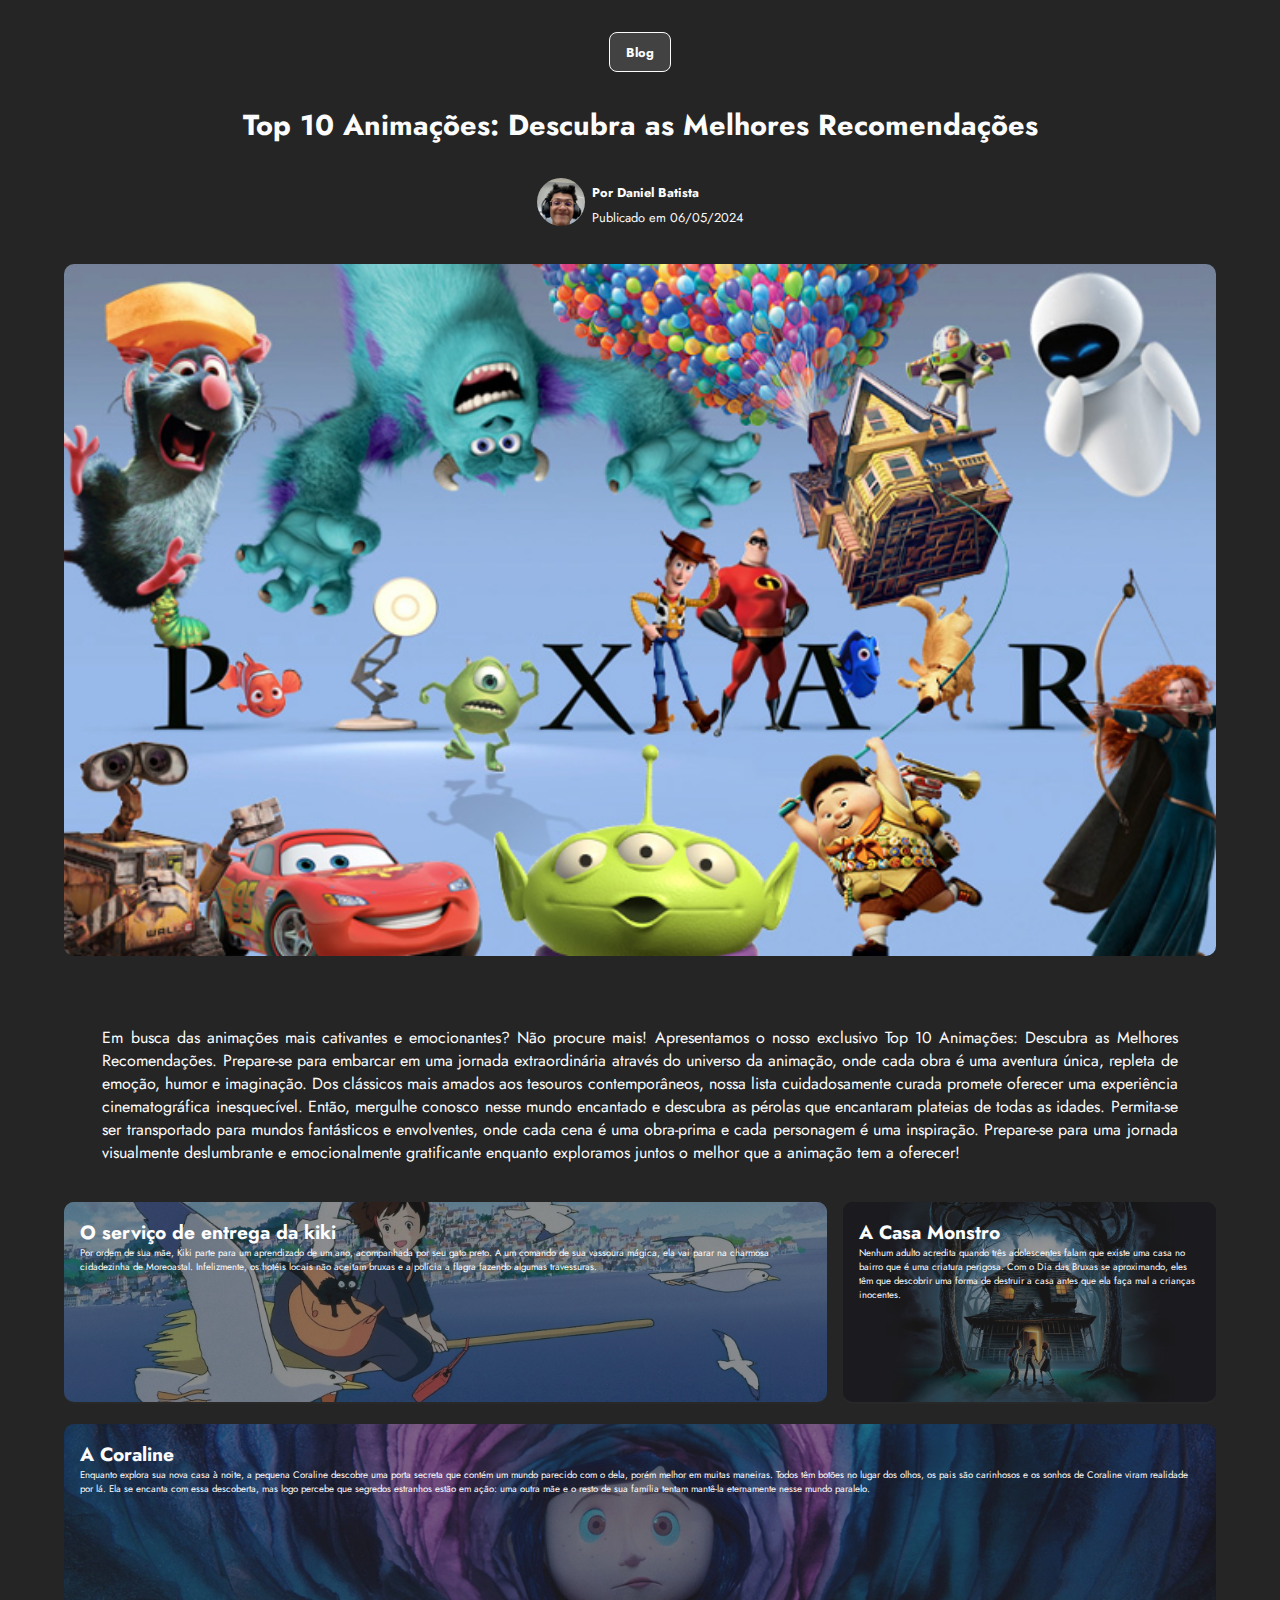
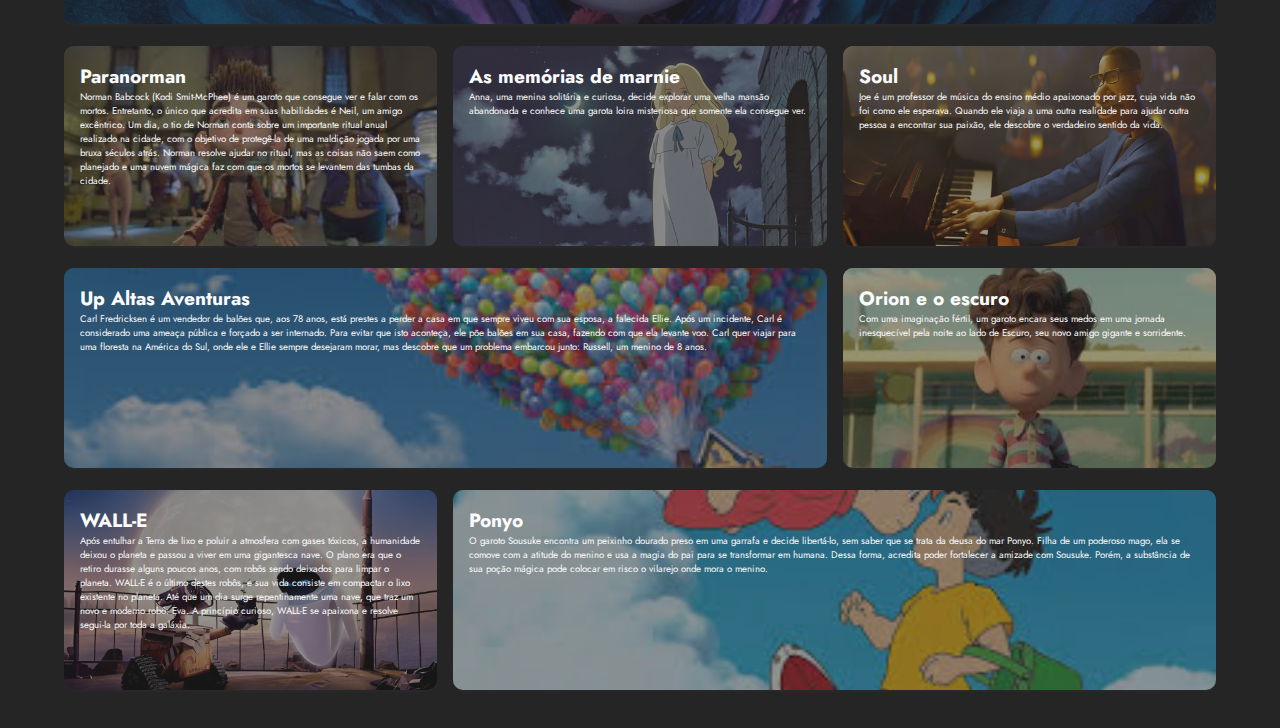
<file: index.html>
<!DOCTYPE html>
<html lang="pt-BR">
<head>
    <meta charset="UTF-8">
    <meta name="viewport" content="width=device-width, initial-scale=1.0">
    <meta name="author" content="Daniel Batista">
    <link rel="stylesheet" href="styles/mobile.css">
    <link rel="stylesheet" href="styles/laptop.css">
    <link rel="stylesheet" href="styles/desktop.css">
    <link href="https://fonts.googleapis.com/css2?family=Jost" rel="stylesheet">
    <title>CineBlog - Animation</title>
</head>
<body>
    <header>
        <span id="tag">Blog</span>
        <h1>Top 10 Animações: Descubra as Melhores Recomendações</h1>
        <div id="profile-container">
            <figure>
                <img src="assets/PROFILE.jpeg" alt="imagem do autor">
            </figure>
            <div id="profile-text">
                <span>Por Daniel Batista</span>
                <span>Publicado em 06/05/2024</span>
            </div>
        </div>
    </header>
    <main>
        <figure id="post-banner">
            <img src="./assets/BANNER.png" alt="">
        </figure>
        <div id="post-content">
            <p>Em busca das animações mais cativantes e emocionantes? Não procure mais! Apresentamos o nosso exclusivo Top 10 Animações: Descubra as Melhores Recomendações. Prepare-se para embarcar em uma jornada extraordinária através do universo da animação, onde cada obra é uma aventura única, repleta de emoção, humor e imaginação. Dos clássicos mais amados aos tesouros contemporâneos, nossa lista cuidadosamente curada promete oferecer uma experiência cinematográfica inesquecível. Então, mergulhe conosco nesse mundo encantado e descubra as pérolas que encantaram plateias de todas as idades. Permita-se ser transportado para mundos fantásticos e envolventes, onde cada cena é uma obra-prima e cada personagem é uma inspiração. Prepare-se para uma jornada visualmente deslumbrante e emocionalmente gratificante enquanto exploramos juntos o melhor que a animação tem a oferecer!</p>
        </div>
        <div id="gallery">
            <figure>
                <img src="./assets/KIKI_BANNER.jpg" alt="">
                <figcaption>
                    <h2>O serviço de entrega da kiki</h2>
                    <p>Por ordem de sua mãe, Kiki parte para um aprendizado de um ano, acompanhada por seu gato preto. A um comando de sua vassoura mágica, ela vai parar na charmosa cidadezinha de Moreoastal. Infelizmente, os hotéis locais não aceitam bruxas e a polícia a flagra fazendo algumas travessuras.</p>
                </figcaption>
            </figure>
            <figure>
                <img src="./assets/CASA_MONSTRO_BANNER.jpg" alt="">
                <figcaption>
                    <h2>A Casa Monstro</h2>
                    <p>Nenhum adulto acredita quando três adolescentes falam que existe uma casa no bairro que é uma criatura perigosa. Com o Dia das Bruxas se aproximando, eles têm que descobrir uma forma de destruir a casa antes que ela faça mal a crianças inocentes.</p>
                </figcaption>
            </figure>
            <figure>
                <img src="./assets/CORALINE_BANNER.jpg" alt="">
                <figcaption>
                    <h2>A Coraline</h2>
                    <p>Enquanto explora sua nova casa à noite, a pequena Coraline descobre uma porta secreta que contém um mundo parecido com o dela, porém melhor em muitas maneiras. Todos têm botões no lugar dos olhos, os pais são carinhosos e os sonhos de Coraline viram realidade por lá. Ela se encanta com essa descoberta, mas logo percebe que segredos estranhos estão em ação: uma outra mãe e o resto de sua família tentam mantê-la eternamente nesse mundo paralelo.</p>
                </figcaption>
            </figure>
            <figure>
                <img src="./assets/PARANORMAN_BANNER.jpeg" alt="">
                <figcaption>
                    <h2>Paranorman</h2>
                    <p>Norman Babcock (Kodi Smit-McPhee) é um garoto que consegue ver e falar com os mortos. Entretanto, o único que acredita em suas habilidades é Neil, um amigo excêntrico. Um dia, o tio de Norman conta sobre um importante ritual anual realizado na cidade, com o objetivo de protegê-la de uma maldição jogada por uma bruxa séculos atrás. Norman resolve ajudar no ritual, mas as coisas não saem como planejado e uma nuvem mágica faz com que os mortos se levantem das tumbas da cidade.</p>
                </figcaption>
            </figure>
            <figure>
                <img src="./assets/MARNIE_BANNER.jpg" alt="">
                <figcaption>
                    <h2>As memórias de marnie</h2>
                    <p>Anna, uma menina solitária e curiosa, decide explorar uma velha mansão abandonada e conhece uma garota loira misteriosa que somente ela consegue ver.</p>
                </figcaption>
            </figure>
            <figure>
                <img src="./assets/SOUL_BANNER.jpg" alt="">
                <figcaption>    
                    <h2>Soul</h2>
                    <p>Joe é um professor de música do ensino médio apaixonado por jazz, cuja vida não foi como ele esperava. Quando ele viaja a uma outra realidade para ajudar outra pessoa a encontrar sua paixão, ele descobre o verdadeiro sentido da vida.</p>
                </figcaption>
            </figure>      
            <figure>
                <img src="./assets/UP_BANNER.jpeg" alt="">
                <figcaption>
                    <h2>Up Altas Aventuras</h2>
                    <p>Carl Fredricksen é um vendedor de balões que, aos 78 anos, está prestes a perder a casa em que sempre viveu com sua esposa, a falecida Ellie. Após um incidente, Carl é considerado uma ameaça pública e forçado a ser internado. Para evitar que isto aconteça, ele põe balões em sua casa, fazendo com que ela levante voo. Carl quer viajar para uma floresta na América do Sul, onde ele e Ellie sempre desejaram morar, mas descobre que um problema embarcou junto: Russell, um menino de 8 anos.</p>
                </figcaption>
            </figure>      
            <figure>
                <img src="./assets/ORION_BANNER.jpeg" alt="">
                <figcaption>
                    <h2>Orion e o escuro</h2>
                    <p>Com uma imaginação fértil, um garoto encara seus medos em uma jornada inesquecível pela noite ao lado de Escuro, seu novo amigo gigante e sorridente.</p>
                </figcaption>
            </figure>      
            <figure>
                <img src="./assets/WALL_E_BANNER.jpeg" alt="">
                <figcaption>
                    <h2>WALL-E</h2>
                    <p>Após entulhar a Terra de lixo e poluir a atmosfera com gases tóxicos, a humanidade deixou o planeta e passou a viver em uma gigantesca nave. O plano era que o retiro durasse alguns poucos anos, com robôs sendo deixados para limpar o planeta. WALL-E é o último destes robôs, e sua vida consiste em compactar o lixo existente no planeta. Até que um dia surge repentinamente uma nave, que traz um novo e moderno robô: Eva. A princípio curioso, WALL-E se apaixona e resolve segui-la por toda a galáxia.</p>
                </figcaption>
            </figure>      
            <figure>
                <img src="./assets/PONYO_BANNER.jpeg" alt="">
                <figcaption>
                    <h2>Ponyo</h2>
                    <p>O garoto Sousuke encontra um peixinho dourado preso em uma garrafa e decide libertá-lo, sem saber que se trata da deusa do mar Ponyo. Filha de um poderoso mago, ela se comove com a atitude do menino e usa a magia do pai para se transformar em humana. Dessa forma, acredita poder fortalecer a amizade com Sousuke. Porém, a substância de sua poção mágica pode colocar em risco o vilarejo onde mora o menino.</p>
                </figcaption>
            </figure>      
        </div>
    </main>
</body>
</html>
</file>
<file: styles/mobile.css>
*{
    padding: 0;
    margin: 0;
    box-sizing: border-box;
    color: var(--primary-text-color);
}

:root{
    --primary-text-color: #fcfcfc;
    --background-secondary: #424242;
    --background-primary: #252525;
}

body{
    width: 100%;
    height: 90%;
    background-color: var(--background-primary);
    font-family: "Jost", sans-serif;
}

header{
    padding: 2rem 4rem;
    display: flex;
    flex-direction: column;
    align-items: center;
    gap: 2rem;
}

#tag{
    font-weight: 700;
    font-size: .8rem;
    border-radius: 8px;
    padding: .6rem 1rem;
    border: 1px solid var(--primary-text-color);
    background-color: var(--background-secondary);
}

h1{
    font-size: 1.8rem;
    text-align: center;
}

#profile-container{
    display: flex;
    align-items: center;
    gap: .4rem;
}

#profile-container figure img{
    width: 48px;
    border-radius: 100%;
}

#profile-text{
    display: flex;
    flex-direction: column;
    gap: .4rem;
}

#profile-text span{
    font-size: .8rem;
}

#profile-text > span:first-child{
    font-weight: bold;
}

main{
    width: 100%;
    display: flex;
    flex-direction: column;
    align-items: center;
    padding-bottom: 2rem;
}

main #post-banner{
    width: 90%;
}

#post-banner img{
    width: 100%;
    border-radius: 10px;
}

#post-content{
    width: 90%;
    padding-top: 4rem;
    padding-bottom: 2rem;
    text-align: justify;
}

#gallery {
    width: 90%;
    display: grid;
    grid-template-columns: repeat(3, .5fr);
    grid-gap: .6rem;
    grid-template-areas: 
        "kiki kiki casamonstro"
        "coraline coraline coraline"
        "paranorman marnie  soul"
        "up up  orion"
        "walle ponyo ponyo";
    grid-template-rows: 1fr 1fr 1fr 1fr 1fr;
}

#gallery figure {
    position: relative;
}

#gallery figure img {
    width: 100%;
    height: 120px;
    border-radius: 10px;
    object-fit: cover;
    position: center;
}

#gallery figcaption {
    top: 0%;
    left: 0%;
    width: 100%;
    height: 97%;
    padding: 1rem;
    position: absolute;
    background-color: rgba(44, 44, 44, 0.5);
    border-radius: 10px;
}

#gallery figcaption h2{
    font-size: .68rem;
}

#gallery figcaption p{
    height: 80%;
    font-size: .6rem;
    overflow: hidden;
    display: -webkit-box;
    -webkit-line-clamp: 5;
    -webkit-box-orient: vertical; 
}

#gallery figure:nth-child(1) {
    grid-area: kiki;
}
#gallery figure:nth-child(2) {
    grid-area: casamonstro;
}
#gallery figure:nth-child(3) {
    grid-area: coraline;
}
#gallery figure:nth-child(4) {
    grid-area: paranorman;
}
#gallery figure:nth-child(5) {
    grid-area: marnie;
}
#gallery figure:nth-child(6) {
    grid-area: soul;
}
#gallery figure:nth-child(7) {
    grid-area: up;
}
#gallery figure:nth-child(8) {
    grid-area: orion;
}
#gallery figure:nth-child(9) {
    grid-area: walle;
}
#gallery figure:nth-child(10) {
    grid-area: ponyo;
}
</file>
<file: styles/laptop.css>
@media (min-width: 1024px) and (max-width: 1280px) {
    #post-content{
        width: 90%;
        padding: 4rem 2.4rem 2.4rem 2.4rem;
    }

    #gallery {
        grid-gap: 1rem;
    }

    #gallery figure img {
        height: 200px;
    }

    #gallery figcaption {
        height: 98%;
    }

    #gallery figcaption h2{
        font-size: 1.2rem;
    }

    #gallery figcaption p{
        height: 80%;
        font-size: .6rem;
        overflow: hidden;
        display: block;
        -webkit-line-clamp: 0;
        -webkit-box-orient: none; 
    }
}
</file>
<file: styles/desktop.css>
@media (min-width: 1281px) {
    #post-content{
        width: 90%;
        padding: 4rem 2.4rem 2.4rem 2.4rem;
    }

    #gallery {
        grid-gap: 1rem;
    }

    #gallery figure img {
        height: 260px;
    }

    #gallery figcaption {
        height: 98%;
    }

    #gallery figcaption h2{
        font-size: 2rem;
    }

    #gallery figcaption p{
        height: 80%;
        font-size: 1rem;
        overflow: hidden;
        display: block;
        -webkit-line-clamp: 0;
        -webkit-box-orient: none; 
    }
}
</file>
